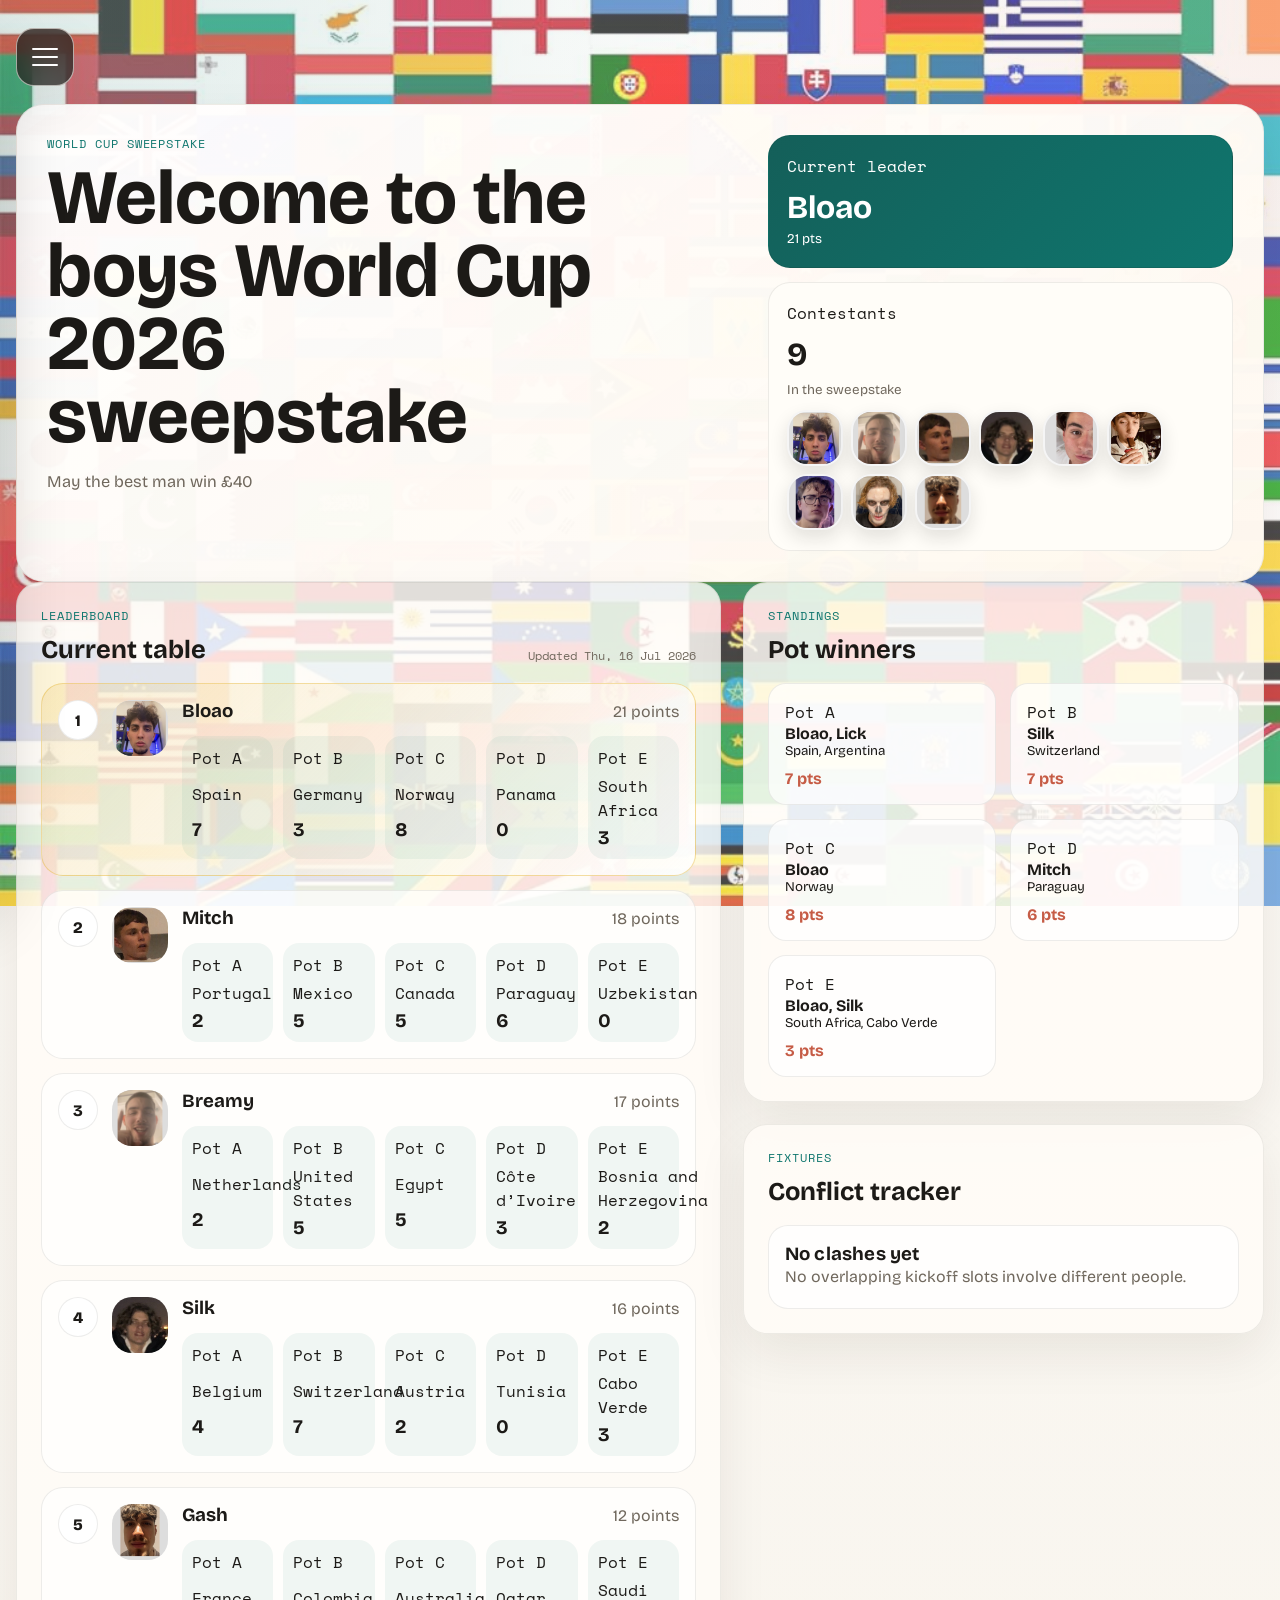
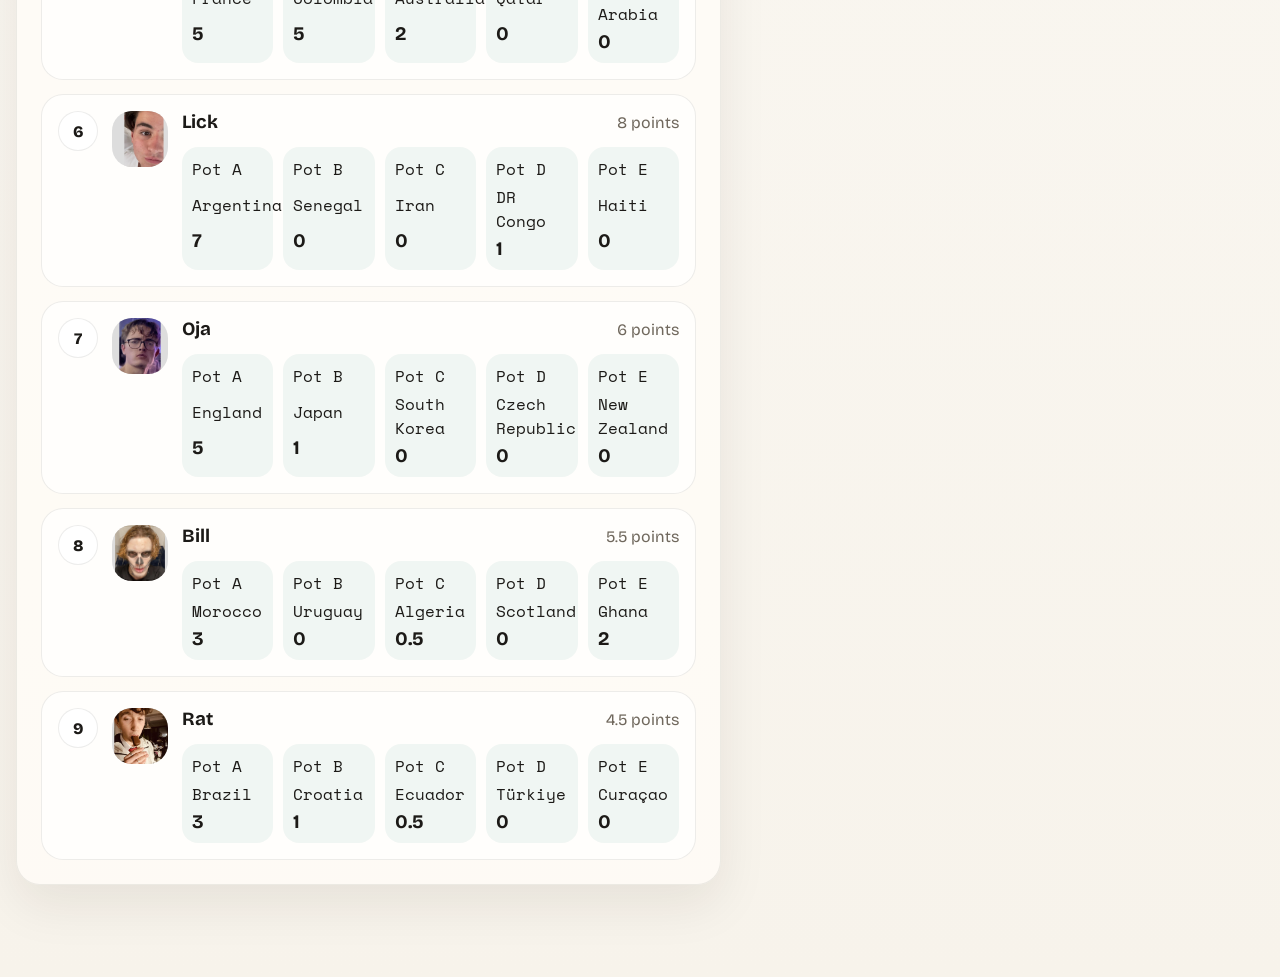
<file: index.html>
<!DOCTYPE html>
<html lang="en">
  <head>
    <meta charset="UTF-8" />
    <meta name="viewport" content="width=device-width, initial-scale=1.0" />
    <title>World Cup Sweepstake</title>
    <link rel="preconnect" href="https://fonts.googleapis.com" />
    <link rel="preconnect" href="https://fonts.gstatic.com" crossorigin />
    <link
      href="https://fonts.googleapis.com/css2?family=Bricolage+Grotesque:wght@400;600;700;800&family=Space+Mono:wght@400;700&display=swap"
      rel="stylesheet"
    />
    <link rel="stylesheet" href="./styles.css" />
  </head>
  <body>
    <div class="menu-overlay" id="menu-overlay" hidden></div>
    <aside class="drawer" id="nav-drawer" aria-hidden="true">
      <div class="drawer-header">
        <p class="section-kicker">Navigation</p>
        <button class="drawer-close" id="drawer-close" type="button" aria-label="Close navigation menu">Close</button>
      </div>
      <nav class="drawer-nav" aria-label="Primary">
        <button class="drawer-link active" data-view-target="home" data-device="all" type="button">Home</button>
        <button class="drawer-link" data-view-target="scoring" data-device="all" type="button">How The Points Are Calculated</button>
        <button class="drawer-link mobile-only" data-view-target="pot-winners" data-device="mobile" type="button">Pot winners</button>
        <button class="drawer-link mobile-only" data-view-target="conflict-tracker" data-device="mobile" type="button">Conflict tracker</button>
        <button class="drawer-link" data-view-target="group-stage-tables" data-device="all" type="button">Group Stage Tables</button>
      </nav>
    </aside>

    <div class="page-shell">
      <button class="menu-toggle" id="menu-toggle" type="button" aria-label="Open navigation menu" aria-expanded="false" aria-controls="nav-drawer">
        <span></span>
        <span></span>
        <span></span>
      </button>

      <main class="view-stack">
        <section class="view view-home active" data-view="home">
          <header class="hero">
            <div class="hero-copy">
              <p class="eyebrow">World Cup Sweepstake</p>
              <h1>Welcome to the boys World Cup 2026 sweepstake</h1>
              <p class="intro">May the best man win £40</p>
            </div>
            <div class="hero-panel" id="hero-summary"></div>
          </header>

          <div class="layout">
            <div class="column-stack main-column">
              <section class="panel leaderboard-panel">
                <div class="panel-heading">
                  <div>
                    <p class="section-kicker">Leaderboard</p>
                    <h2>Current table</h2>
                  </div>
                  <p class="panel-note" id="last-updated"></p>
                </div>
                <div class="leaderboard-list" id="leaderboard-list"></div>
              </section>

            </div>

            <div class="column-stack side-column desktop-home-only">
              <section class="panel sidebar-panel">
                <div class="panel-heading">
                  <div>
                    <p class="section-kicker">Standings</p>
                    <h2>Pot winners</h2>
                  </div>
                </div>
                <div class="mini-grid" id="pot-leaders"></div>
              </section>

              <section class="panel fixtures-panel">
                <div class="panel-heading">
                  <div>
                    <p class="section-kicker">Fixtures</p>
                    <h2>Conflict tracker</h2>
                  </div>
                </div>
                <div class="fixture-list" id="fixture-list"></div>
              </section>
            </div>
          </div>
        </section>

        <section class="view" data-view="pot-winners">
          <div class="single-view-shell">
            <section class="panel">
              <div class="panel-heading">
                <div>
                  <p class="section-kicker">Standings</p>
                  <h2>Pot winners</h2>
                </div>
              </div>
              <div class="mini-grid" id="pot-leaders-mobile"></div>
            </section>
          </div>
        </section>

        <section class="view" data-view="scoring">
          <div class="single-view-shell">
            <section class="panel">
              <div class="panel-heading">
                <div>
                  <p class="section-kicker">Scoring</p>
                  <h2>How points are calculated</h2>
                </div>
              </div>
              <div class="scoring-table-wrap">
                <table class="scoring-table" id="scoring-table"></table>
              </div>
            </section>
          </div>
        </section>

        <section class="view" data-view="conflict-tracker">
          <div class="single-view-shell">
            <section class="panel">
              <div class="panel-heading">
                <div>
                  <p class="section-kicker">Fixtures</p>
                  <h2>Conflict tracker</h2>
                </div>
              </div>
              <div class="fixture-list" id="fixture-list-mobile"></div>
            </section>
          </div>
        </section>

        <section class="view" data-view="group-stage-tables">
          <div class="single-view-shell">
            <section class="panel">
              <div class="panel-heading">
                <div>
                  <p class="section-kicker">Tables</p>
                  <h2>Group stage tables</h2>
                </div>
                <p class="panel-note" id="group-stage-note"></p>
              </div>
              <div class="group-table-grid" id="group-stage-tables"></div>
            </section>
          </div>
        </section>
      </main>
    </div>

    <script src="./app.js"></script>
  </body>
</html>
</file>
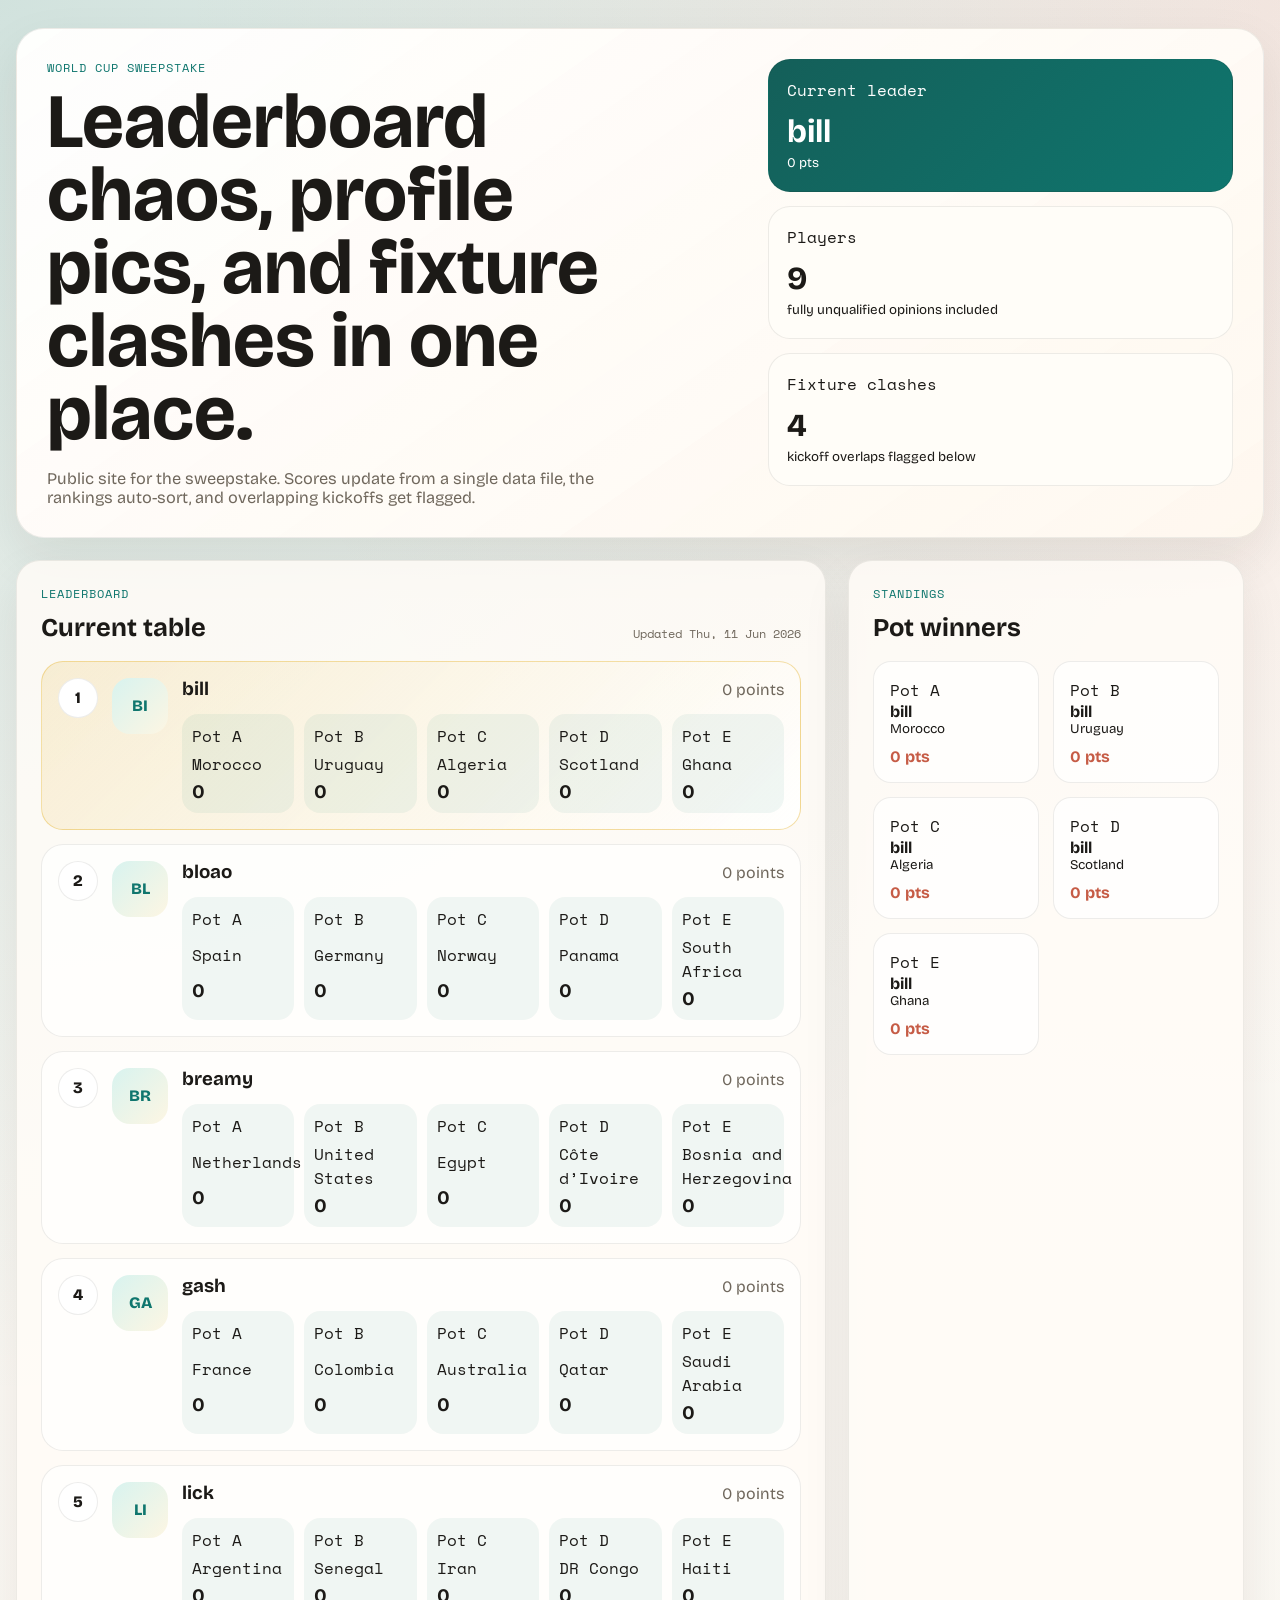
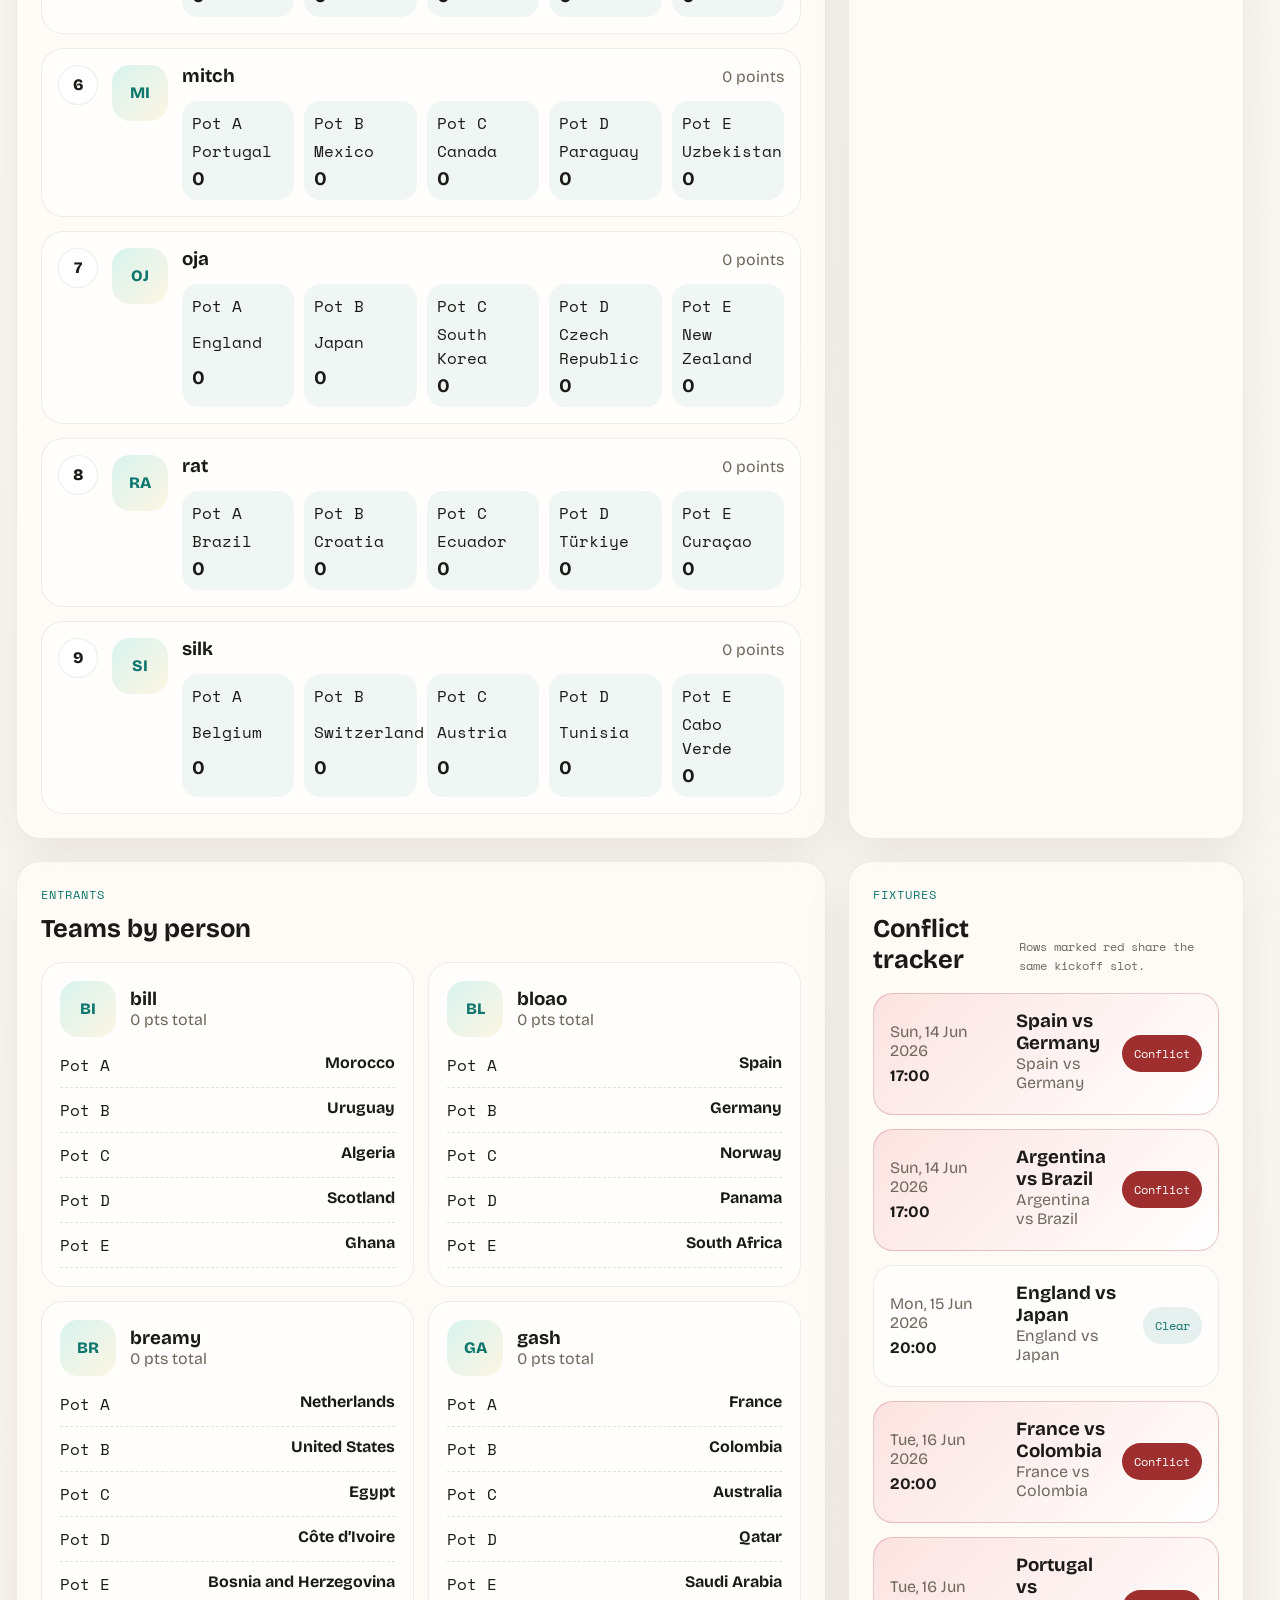
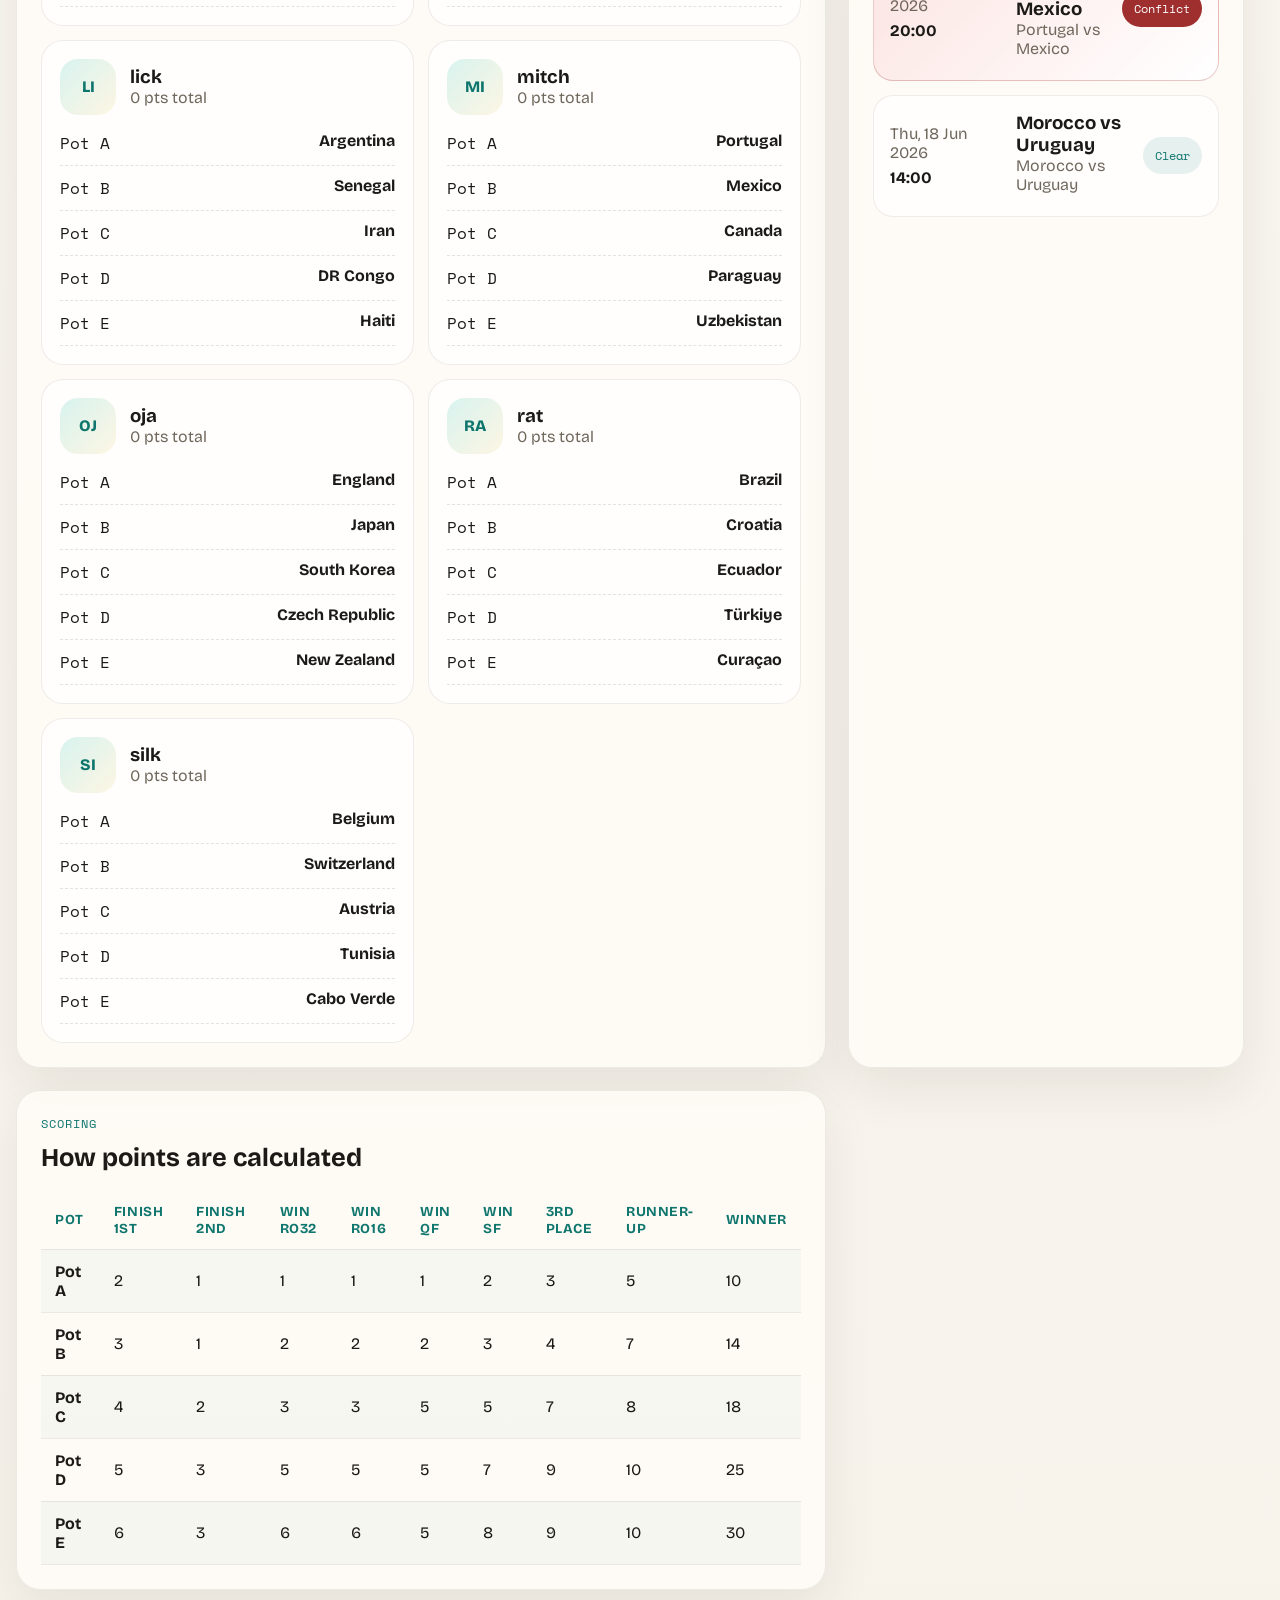
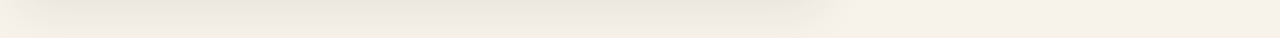
<file: world_cup_sweepstake_site/index.html>
<!DOCTYPE html>
<html lang="en">
  <head>
    <meta charset="UTF-8" />
    <meta name="viewport" content="width=device-width, initial-scale=1.0" />
    <title>World Cup Sweepstake</title>
    <link rel="preconnect" href="https://fonts.googleapis.com" />
    <link rel="preconnect" href="https://fonts.gstatic.com" crossorigin />
    <link
      href="https://fonts.googleapis.com/css2?family=Bricolage+Grotesque:wght@400;600;700;800&family=Space+Mono:wght@400;700&display=swap"
      rel="stylesheet"
    />
    <link rel="stylesheet" href="./styles.css" />
  </head>
  <body>
    <div class="page-shell">
      <header class="hero">
        <div class="hero-copy">
          <p class="eyebrow">World Cup Sweepstake</p>
          <h1>Leaderboard chaos, profile pics, and fixture clashes in one place.</h1>
          <p class="intro">
            Public site for the sweepstake. Scores update from a single data file, the
            rankings auto-sort, and overlapping kickoffs get flagged.
          </p>
        </div>
        <div class="hero-panel" id="hero-summary"></div>
      </header>

      <main class="layout">
        <section class="panel leaderboard-panel">
          <div class="panel-heading">
            <div>
              <p class="section-kicker">Leaderboard</p>
              <h2>Current table</h2>
            </div>
            <p class="panel-note" id="last-updated"></p>
          </div>
          <div class="leaderboard-list" id="leaderboard-list"></div>
        </section>

        <section class="panel sidebar-panel">
          <div class="panel-heading">
            <div>
              <p class="section-kicker">Standings</p>
              <h2>Pot winners</h2>
            </div>
          </div>
          <div class="mini-grid" id="pot-leaders"></div>
        </section>

        <section class="panel picks-panel">
          <div class="panel-heading">
            <div>
              <p class="section-kicker">Entrants</p>
              <h2>Teams by person</h2>
            </div>
          </div>
          <div class="cards-grid" id="entrant-cards"></div>
        </section>

        <section class="panel fixtures-panel">
          <div class="panel-heading">
            <div>
              <p class="section-kicker">Fixtures</p>
              <h2>Conflict tracker</h2>
            </div>
            <p class="panel-note">Rows marked red share the same kickoff slot.</p>
          </div>
          <div class="fixture-list" id="fixture-list"></div>
        </section>

        <section class="panel scoring-panel">
          <div class="panel-heading">
            <div>
              <p class="section-kicker">Scoring</p>
              <h2>How points are calculated</h2>
            </div>
          </div>
          <div class="scoring-table-wrap">
            <table class="scoring-table" id="scoring-table"></table>
          </div>
        </section>
      </main>
    </div>

    <script src="./app.js"></script>
  </body>
</html>
</file>
<file: styles.css>
:root {
  --bg: #f7f3eb;
  --paper: rgba(255, 252, 247, 0.84);
  --paper-strong: #fffdf8;
  --ink: #1c1a17;
  --muted: #70685d;
  --line: rgba(28, 26, 23, 0.08);
  --teal: #0f766e;
  --teal-soft: #d8f3ef;
  --gold: #e7b83d;
  --coral: #c65c46;
  --danger: #9f2f2f;
  --danger-soft: #fbe2df;
  --shadow: 0 20px 50px rgba(32, 24, 12, 0.08);
}

* {
  box-sizing: border-box;
}

body {
  margin: 0;
  font-family: "Bricolage Grotesque", sans-serif;
  color: var(--ink);
  background:
    linear-gradient(rgba(252, 250, 246, 0.28), rgba(247, 243, 235, 0.34)),
    radial-gradient(circle at top left, rgba(15, 118, 110, 0.18), transparent 28%),
    radial-gradient(circle at top right, rgba(198, 92, 70, 0.12), transparent 22%),
    url("./background.jpg") center / cover fixed no-repeat,
    linear-gradient(180deg, #fcfaf6 0%, var(--bg) 100%);
}

body.menu-open {
  overflow: hidden;
}

img {
  display: block;
  width: 100%;
}

button {
  font: inherit;
}

.page-shell {
  width: min(1280px, calc(100% - 32px));
  margin: 0 auto;
  padding: 28px 0 48px;
}

.view-stack {
  display: grid;
  gap: 22px;
}

.view,
.single-view-shell {
  display: none;
}

body[data-view="home"] .view-home,
body[data-view="scoring"] .view[data-view="scoring"],
body[data-view="pot-winners"] .view[data-view="pot-winners"],
body[data-view="conflict-tracker"] .view[data-view="conflict-tracker"],
body[data-view="group-stage-tables"] .view[data-view="group-stage-tables"] {
  display: block;
}

.menu-toggle {
  position: sticky;
  top: 18px;
  z-index: 25;
  width: 58px;
  height: 58px;
  margin-bottom: 18px;
  border: 1px solid rgba(255, 253, 248, 0.6);
  border-radius: 18px;
  background: rgba(28, 26, 23, 0.72);
  box-shadow: var(--shadow);
  display: grid;
  align-content: center;
  gap: 6px;
  padding: 0 15px;
  cursor: pointer;
  backdrop-filter: blur(14px);
}

.menu-toggle span {
  display: block;
  height: 2px;
  border-radius: 999px;
  background: white;
}

.menu-overlay {
  position: fixed;
  inset: 0;
  z-index: 39;
  background: rgba(20, 18, 13, 0.35);
  backdrop-filter: blur(4px);
}

.drawer {
  position: fixed;
  top: 18px;
  left: 18px;
  bottom: 18px;
  z-index: 40;
  width: min(320px, calc(100vw - 36px));
  padding: 22px;
  border: 1px solid rgba(255, 253, 248, 0.62);
  border-radius: 26px;
  background:
    linear-gradient(160deg, rgba(255, 252, 247, 0.95), rgba(248, 241, 230, 0.94)),
    var(--paper);
  box-shadow: 0 28px 70px rgba(18, 14, 8, 0.24);
  transform: translateX(calc(-100% - 24px));
  transition: transform 180ms ease;
}

body.menu-open .drawer {
  transform: translateX(0);
}

.drawer-header {
  display: flex;
  justify-content: space-between;
  gap: 16px;
  align-items: center;
  margin-bottom: 24px;
}

.drawer-close {
  border: 0;
  padding: 10px 14px;
  border-radius: 999px;
  background: rgba(15, 118, 110, 0.1);
  color: var(--teal);
  cursor: pointer;
}

.drawer-nav {
  display: grid;
  gap: 10px;
}

.drawer-link {
  width: 100%;
  padding: 16px 18px;
  border: 1px solid var(--line);
  border-radius: 18px;
  background: rgba(255, 255, 255, 0.68);
  text-align: left;
  font-weight: 700;
  cursor: pointer;
}

.drawer-link.active {
  background: linear-gradient(135deg, #145f59, #0f766e);
  color: white;
  border-color: transparent;
}

.hero {
  display: grid;
  grid-template-columns: 1.35fr 0.9fr;
  gap: 24px;
  padding: 30px;
  border: 1px solid var(--line);
  border-radius: 28px;
  background:
    linear-gradient(145deg, rgba(255, 255, 255, 0.84), rgba(255, 248, 239, 0.92)),
    var(--paper);
  box-shadow: var(--shadow);
}

.eyebrow,
.section-kicker,
.panel-note,
.summary-card span,
.mini-card span,
.fixture-flag,
.pick-breakdown span,
.table-row-owner span {
  font-family: "Space Mono", monospace;
}

.eyebrow,
.section-kicker {
  margin: 0 0 10px;
  color: var(--teal);
  text-transform: uppercase;
  letter-spacing: 0.08em;
  font-size: 0.75rem;
}

.hero h1 {
  margin: 0;
  max-width: 12ch;
  font-size: clamp(2.4rem, 6vw, 4.8rem);
  line-height: 0.95;
}

.intro {
  max-width: 54ch;
  margin: 18px 0 0;
  font-size: 1.02rem;
  color: var(--muted);
}

.hero-panel {
  display: grid;
  gap: 14px;
  align-content: start;
}

.summary-card {
  padding: 18px 18px 20px;
  border-radius: 22px;
  border: 1px solid var(--line);
  background: var(--paper-strong);
}

.summary-card.accent {
  background: linear-gradient(135deg, #145f59, #0f766e);
  color: white;
}

.summary-card span,
.summary-card small {
  display: block;
}

.summary-card strong {
  display: block;
  margin: 10px 0 4px;
  font-size: 2rem;
}

.contestant-row {
  display: flex;
  flex-wrap: wrap;
  gap: 8px;
  margin-top: 12px;
}

.contestant-avatar {
  width: 38px;
  height: 38px;
  border-radius: 14px;
  border: 2px solid rgba(255, 255, 255, 0.7);
  box-shadow: 0 8px 18px rgba(28, 26, 23, 0.12);
}

.summary-card:not(.accent) small {
  margin-top: 8px;
  color: var(--muted);
}

.layout {
  display: grid;
  grid-template-columns: 1.15fr 0.85fr;
  gap: 22px;
  align-items: start;
}

.column-stack,
.group-table-grid,
.leaderboard-list,
.fixture-list,
.mini-grid {
  display: grid;
  gap: 14px;
  align-content: start;
}

.column-stack {
  gap: 22px;
}

.panel {
  padding: 24px;
  border-radius: 24px;
  border: 1px solid var(--line);
  background: var(--paper);
  box-shadow: var(--shadow);
}

.panel-heading {
  display: flex;
  justify-content: space-between;
  gap: 20px;
  align-items: flex-end;
  margin-bottom: 18px;
}

.panel-heading h2 {
  margin: 0;
  font-size: 1.6rem;
}

.panel-note {
  margin: 0;
  color: var(--muted);
  font-size: 0.78rem;
}

.leader-row {
  display: grid;
  grid-template-columns: auto auto 1fr;
  gap: 14px;
  padding: 16px;
  border-radius: 22px;
  border: 1px solid var(--line);
  background: rgba(255, 255, 255, 0.68);
}

.leader-row.top {
  background: linear-gradient(135deg, rgba(231, 184, 61, 0.18), rgba(255, 255, 255, 0.9));
  border-color: rgba(231, 184, 61, 0.45);
}

.rank-chip {
  width: 40px;
  height: 40px;
  border-radius: 999px;
  display: grid;
  place-items: center;
  font-weight: 800;
  background: #fff;
  border: 1px solid var(--line);
}

.avatar {
  width: 56px;
  height: 56px;
  border-radius: var(--avatar-radius, 20px);
  overflow: hidden;
  display: grid;
  place-items: center;
  font-weight: 800;
  background: linear-gradient(135deg, var(--teal-soft), #fdf6e3);
  color: var(--teal);
}

.avatar.has-photo {
  background: #ddd;
}

.avatar img {
  width: 100%;
  height: 100%;
  object-fit: cover;
  transform: translate(var(--photo-offset-x, 0%), var(--photo-offset-y, 0%)) scale(var(--photo-scale, 1));
  transform-origin: center;
}

.leader-head {
  display: flex;
  justify-content: space-between;
  gap: 16px;
  align-items: baseline;
}

.leader-head h3,
.fixture-main h3 {
  margin: 0;
}

.fixture-main h3 {
  line-height: 1.35;
  letter-spacing: 0.01em;
}

.leader-head p,
.fixture-main p {
  margin: 0;
  color: var(--muted);
}

.pick-breakdown {
  list-style: none;
  margin: 14px 0 0;
  padding: 0;
  display: grid;
  grid-template-columns: repeat(5, minmax(0, 1fr));
  gap: 10px;
}

.pick-breakdown li {
  display: grid;
  gap: 4px;
  padding: 10px;
  border-radius: 16px;
  background: rgba(15, 118, 110, 0.06);
}

.pick-breakdown strong {
  font-size: 1.2rem;
}

.mini-grid {
  grid-template-columns: repeat(2, minmax(0, 1fr));
}

.mini-card {
  padding: 16px;
  border-radius: 18px;
  background: rgba(255, 255, 255, 0.72);
  border: 1px solid var(--line);
}

.mini-card strong,
.mini-card small,
.mini-card em {
  display: block;
}

.mini-card em {
  margin-top: 10px;
  font-style: normal;
  color: var(--coral);
  font-weight: 700;
}

.fixture-row {
  display: grid;
  gap: 16px;
  padding: 16px;
  border-radius: 20px;
  background: rgba(255, 255, 255, 0.76);
  border: 1px solid var(--line);
}

.fixture-row.conflict {
  background: linear-gradient(135deg, rgba(251, 226, 223, 0.95), rgba(255, 255, 255, 0.92));
  border-color: rgba(159, 47, 47, 0.24);
}

.fixture-row p {
  margin: 0 0 6px;
  color: var(--muted);
}

.fixture-slot {
  display: flex;
  justify-content: space-between;
  gap: 16px;
  align-items: flex-start;
}

.fixture-games {
  display: grid;
  gap: 10px;
}

.fixture-game {
  padding: 12px 14px;
  border-radius: 16px;
  background: rgba(159, 47, 47, 0.08);
}

.fixture-game strong,
.fixture-game small {
  display: block;
}

.fixture-game small {
  margin-top: 4px;
  color: var(--muted);
}

.fixture-matchup {
  display: grid;
  grid-template-columns: 1fr auto 1fr;
  gap: 12px;
  align-items: center;
}

.fixture-team {
  min-width: 0;
}

.fixture-team:last-child {
  text-align: right;
}

.fixture-team strong {
  font-size: 1rem;
}

.fixture-team small {
  font-family: "Space Mono", monospace;
  font-size: 0.76rem;
}

.fixture-versus {
  font-family: "Space Mono", monospace;
  color: var(--coral);
  text-transform: uppercase;
  font-size: 0.72rem;
  letter-spacing: 0.08em;
}

.fixture-flag {
  padding: 9px 12px;
  border-radius: 999px;
  background: rgba(15, 118, 110, 0.1);
  color: var(--teal);
  font-size: 0.78rem;
}

.fixture-row.conflict .fixture-flag {
  background: var(--danger);
  color: white;
}

.scoring-table-wrap {
  overflow-x: auto;
}

.scoring-table {
  width: 100%;
  border-collapse: collapse;
  min-width: 760px;
}

.scoring-table th,
.scoring-table td {
  padding: 12px 14px;
  border-bottom: 1px solid var(--line);
  text-align: left;
}

.scoring-table thead th,
.table-card thead th {
  font-size: 0.86rem;
  text-transform: uppercase;
  letter-spacing: 0.04em;
  color: var(--teal);
}

.scoring-table tbody tr:nth-child(odd),
.table-card tbody tr:nth-child(odd) {
  background: rgba(15, 118, 110, 0.03);
}

.group-table-grid {
  grid-template-columns: repeat(2, minmax(0, 1fr));
  gap: 18px;
}

.table-card {
  padding: 18px;
  border-radius: 22px;
  border: 1px solid var(--line);
  background: rgba(255, 255, 255, 0.72);
  overflow-x: auto;
}

.table-card h3 {
  margin: 0 0 12px;
  font-size: 1.1rem;
}

.table-card table {
  width: 100%;
  border-collapse: collapse;
  min-width: 520px;
}

.table-card th,
.table-card td {
  padding: 10px 8px;
  text-align: left;
  border-bottom: 1px solid var(--line);
  vertical-align: middle;
}

.table-card tbody tr:last-child td {
  border-bottom: 0;
}

.table-row-owner {
  display: grid;
  place-items: center;
}

.table-row-owner .avatar {
  width: 38px;
  height: 38px;
  border-radius: 12px;
}

.table-rank {
  width: 42px;
  text-align: center;
  font-weight: 800;
}

.table-owner-cell {
  width: 56px;
  text-align: center;
}

.table-team-cell {
  display: flex;
  align-items: center;
  gap: 8px;
}

.table-pot-letter {
  min-width: 18px;
  font-family: "Space Mono", monospace;
  font-size: 0.72rem;
  line-height: 1;
  color: var(--teal);
  text-transform: lowercase;
}

.table-points {
  font-weight: 800;
}

@media (max-width: 640px) {
  .table-card {
    padding: 14px;
  }

  .table-card table {
    min-width: 0;
  }

  .table-card th,
  .table-card td {
    padding: 9px 6px;
    font-size: 0.86rem;
  }

  .table-row-owner .avatar {
    width: 32px;
    height: 32px;
    border-radius: 10px;
  }

  .table-team-cell {
    gap: 6px;
  }

  .table-pot-letter {
    min-width: 14px;
    font-size: 0.66rem;
  }

  .table-rank,
  .table-owner-cell {
    width: 38px;
  }
}

.single-view-shell {
  display: block;
}

@media (min-width: 1101px) {
  body[data-view="home"] .view[data-view="pot-winners"],
  body[data-view="home"] .view[data-view="conflict-tracker"] {
    display: block;
  }

  body[data-view="home"] .single-view-shell {
    display: none;
  }

  .mobile-only {
    display: none;
  }
}

@media (max-width: 1100px) {
  .hero,
  .layout {
    grid-template-columns: 1fr;
  }

  .desktop-home-only {
    display: none;
  }

  .mini-grid,
  .group-table-grid {
    grid-template-columns: 1fr;
  }

  .pick-breakdown {
    grid-template-columns: repeat(2, minmax(0, 1fr));
  }

  .hero-panel {
    display: grid;
    grid-template-columns: repeat(2, minmax(0, 1fr));
  }
}

@media (max-width: 640px) {
  .page-shell {
    width: min(100% - 20px, 1280px);
    padding-top: 16px;
  }

  .menu-toggle {
    top: 12px;
    width: 52px;
    height: 52px;
    margin-bottom: 14px;
    border-radius: 16px;
  }

  .drawer {
    top: 12px;
    left: 12px;
    bottom: 12px;
    width: min(300px, calc(100vw - 24px));
  }

  .hero,
  .panel {
    padding: 18px;
    border-radius: 20px;
  }

  .hero h1 {
    max-width: none;
  }

  .leader-row,
  .fixture-row {
    grid-template-columns: 1fr;
  }

  .hero-panel {
    grid-template-columns: 1fr;
  }

  .leader-head,
  .fixture-slot,
  .panel-heading {
    flex-direction: column;
    align-items: flex-start;
  }

  .pick-breakdown,
  .fixture-matchup {
    grid-template-columns: 1fr;
  }

  .fixture-team:last-child {
    text-align: left;
  }
}
</file>
<file: world_cup_sweepstake_site/styles.css>
:root {
  --bg: #f7f3eb;
  --paper: rgba(255, 252, 247, 0.84);
  --paper-strong: #fffdf8;
  --ink: #1c1a17;
  --muted: #70685d;
  --line: rgba(28, 26, 23, 0.08);
  --teal: #0f766e;
  --teal-soft: #d8f3ef;
  --gold: #e7b83d;
  --coral: #c65c46;
  --danger: #9f2f2f;
  --danger-soft: #fbe2df;
  --shadow: 0 20px 50px rgba(32, 24, 12, 0.08);
}

* {
  box-sizing: border-box;
}

body {
  margin: 0;
  font-family: "Bricolage Grotesque", sans-serif;
  color: var(--ink);
  background:
    radial-gradient(circle at top left, rgba(15, 118, 110, 0.18), transparent 28%),
    radial-gradient(circle at top right, rgba(198, 92, 70, 0.12), transparent 22%),
    linear-gradient(180deg, #fcfaf6 0%, var(--bg) 100%);
}

img {
  display: block;
  width: 100%;
}

.page-shell {
  width: min(1280px, calc(100% - 32px));
  margin: 0 auto;
  padding: 28px 0 48px;
}

.hero {
  display: grid;
  grid-template-columns: 1.35fr 0.9fr;
  gap: 24px;
  padding: 30px;
  border: 1px solid var(--line);
  border-radius: 28px;
  background:
    linear-gradient(145deg, rgba(255, 255, 255, 0.84), rgba(255, 248, 239, 0.92)),
    var(--paper);
  box-shadow: var(--shadow);
}

.eyebrow,
.section-kicker,
.panel-note,
.summary-card span,
.mini-card span,
.fixture-flag,
.pick-breakdown span,
.tag-row span {
  font-family: "Space Mono", monospace;
}

.eyebrow,
.section-kicker {
  margin: 0 0 10px;
  color: var(--teal);
  text-transform: uppercase;
  letter-spacing: 0.08em;
  font-size: 0.75rem;
}

.hero h1 {
  margin: 0;
  max-width: 12ch;
  font-size: clamp(2.4rem, 6vw, 4.8rem);
  line-height: 0.95;
}

.intro {
  max-width: 54ch;
  margin: 18px 0 0;
  font-size: 1.02rem;
  color: var(--muted);
}

.hero-panel {
  display: grid;
  gap: 14px;
  align-content: start;
}

.summary-card {
  padding: 18px 18px 20px;
  border-radius: 22px;
  border: 1px solid var(--line);
  background: var(--paper-strong);
}

.summary-card.accent {
  background: linear-gradient(135deg, #145f59, #0f766e);
  color: white;
}

.summary-card span,
.summary-card small {
  display: block;
}

.summary-card strong {
  display: block;
  margin: 10px 0 4px;
  font-size: 2rem;
}

.layout {
  display: grid;
  grid-template-columns: 1.15fr 0.85fr;
  gap: 22px;
  margin-top: 22px;
}

.panel {
  padding: 24px;
  border-radius: 24px;
  border: 1px solid var(--line);
  background: var(--paper);
  box-shadow: var(--shadow);
}

.panel-heading {
  display: flex;
  justify-content: space-between;
  gap: 20px;
  align-items: flex-end;
  margin-bottom: 18px;
}

.panel-heading h2 {
  margin: 0;
  font-size: 1.6rem;
}

.panel-note {
  margin: 0;
  color: var(--muted);
  font-size: 0.78rem;
}

.leaderboard-panel,
.picks-panel,
.scoring-panel {
  grid-column: 1 / 2;
}

.sidebar-panel,
.fixtures-panel {
  grid-column: 2 / 3;
}

.leaderboard-list,
.cards-grid,
.fixture-list,
.mini-grid {
  display: grid;
  gap: 14px;
}

.leader-row {
  display: grid;
  grid-template-columns: auto auto 1fr;
  gap: 14px;
  padding: 16px;
  border-radius: 22px;
  border: 1px solid var(--line);
  background: rgba(255, 255, 255, 0.68);
}

.leader-row.top {
  background: linear-gradient(135deg, rgba(231, 184, 61, 0.18), rgba(255, 255, 255, 0.9));
  border-color: rgba(231, 184, 61, 0.45);
}

.rank-chip {
  width: 40px;
  height: 40px;
  border-radius: 999px;
  display: grid;
  place-items: center;
  font-weight: 800;
  background: #fff;
  border: 1px solid var(--line);
}

.avatar {
  width: 56px;
  height: 56px;
  border-radius: 18px;
  overflow: hidden;
  display: grid;
  place-items: center;
  font-weight: 800;
  background: linear-gradient(135deg, var(--teal-soft), #fdf6e3);
  color: var(--teal);
}

.avatar.has-photo {
  background: #ddd;
}

.avatar img {
  height: 100%;
  object-fit: cover;
}

.leader-head {
  display: flex;
  justify-content: space-between;
  gap: 16px;
  align-items: baseline;
}

.leader-head h3,
.entrant-head h3,
.fixture-main h3 {
  margin: 0;
}

.leader-head p,
.entrant-head p,
.fixture-main p {
  margin: 0;
  color: var(--muted);
}

.pick-breakdown {
  list-style: none;
  margin: 14px 0 0;
  padding: 0;
  display: grid;
  grid-template-columns: repeat(5, minmax(0, 1fr));
  gap: 10px;
}

.pick-breakdown li {
  display: grid;
  gap: 4px;
  padding: 10px;
  border-radius: 16px;
  background: rgba(15, 118, 110, 0.06);
}

.pick-breakdown strong {
  font-size: 1.2rem;
}

.mini-grid {
  grid-template-columns: repeat(2, minmax(0, 1fr));
}

.mini-card {
  padding: 16px;
  border-radius: 18px;
  background: rgba(255, 255, 255, 0.72);
  border: 1px solid var(--line);
}

.mini-card strong,
.mini-card small,
.mini-card em {
  display: block;
}

.mini-card em {
  margin-top: 10px;
  font-style: normal;
  color: var(--coral);
  font-weight: 700;
}

.cards-grid {
  grid-template-columns: repeat(2, minmax(0, 1fr));
}

.entrant-card {
  padding: 18px;
  border-radius: 22px;
  background: rgba(255, 255, 255, 0.7);
  border: 1px solid var(--line);
}

.entrant-head {
  display: flex;
  align-items: center;
  gap: 14px;
  margin-bottom: 16px;
}

.entrant-picks {
  display: grid;
  gap: 10px;
}

.tag-row {
  display: flex;
  justify-content: space-between;
  gap: 16px;
  padding-bottom: 10px;
  border-bottom: 1px dashed rgba(28, 26, 23, 0.12);
}

.fixture-row {
  display: grid;
  grid-template-columns: 110px 1fr auto;
  gap: 16px;
  align-items: center;
  padding: 16px;
  border-radius: 20px;
  background: rgba(255, 255, 255, 0.76);
  border: 1px solid var(--line);
}

.fixture-row.conflict {
  background: linear-gradient(135deg, rgba(251, 226, 223, 0.95), rgba(255, 255, 255, 0.92));
  border-color: rgba(159, 47, 47, 0.24);
}

.fixture-row p {
  margin: 0 0 6px;
  color: var(--muted);
}

.fixture-flag {
  padding: 9px 12px;
  border-radius: 999px;
  background: rgba(15, 118, 110, 0.1);
  color: var(--teal);
  font-size: 0.78rem;
}

.fixture-row.conflict .fixture-flag {
  background: var(--danger);
  color: white;
}

.scoring-table-wrap {
  overflow-x: auto;
}

.scoring-table {
  width: 100%;
  border-collapse: collapse;
  min-width: 760px;
}

.scoring-table th,
.scoring-table td {
  padding: 12px 14px;
  border-bottom: 1px solid var(--line);
  text-align: left;
}

.scoring-table thead th {
  font-size: 0.86rem;
  text-transform: uppercase;
  letter-spacing: 0.04em;
  color: var(--teal);
}

.scoring-table tbody tr:nth-child(odd) {
  background: rgba(15, 118, 110, 0.03);
}

@media (max-width: 980px) {
  .hero,
  .layout {
    grid-template-columns: 1fr;
  }

  .leaderboard-panel,
  .picks-panel,
  .scoring-panel,
  .sidebar-panel,
  .fixtures-panel {
    grid-column: auto;
  }

  .cards-grid,
  .mini-grid {
    grid-template-columns: 1fr;
  }

  .pick-breakdown {
    grid-template-columns: repeat(2, minmax(0, 1fr));
  }
}

@media (max-width: 640px) {
  .page-shell {
    width: min(100% - 20px, 1280px);
    padding-top: 16px;
  }

  .hero,
  .panel {
    padding: 18px;
    border-radius: 20px;
  }

  .hero h1 {
    max-width: none;
  }

  .leader-row,
  .fixture-row {
    grid-template-columns: 1fr;
  }

  .leader-head,
  .tag-row,
  .panel-heading {
    flex-direction: column;
    align-items: flex-start;
  }

  .pick-breakdown {
    grid-template-columns: 1fr;
  }
}
</file>
